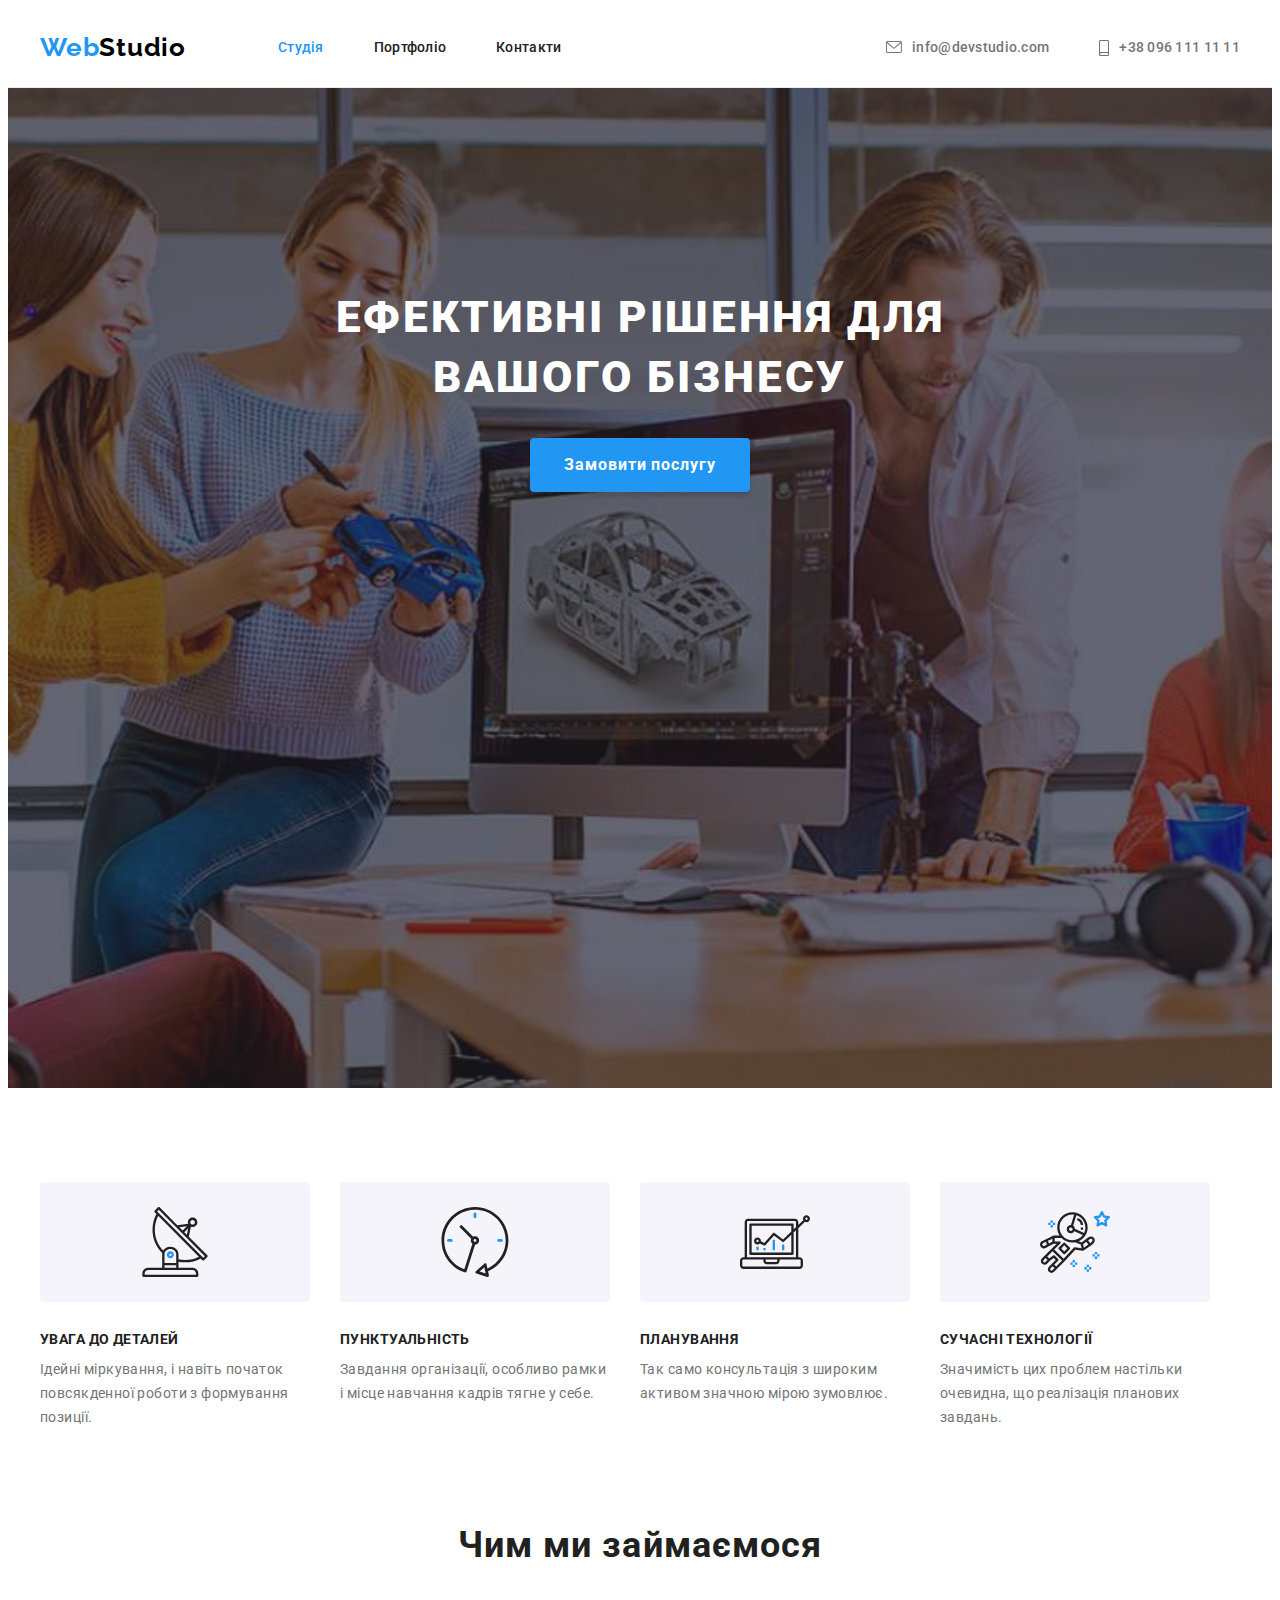
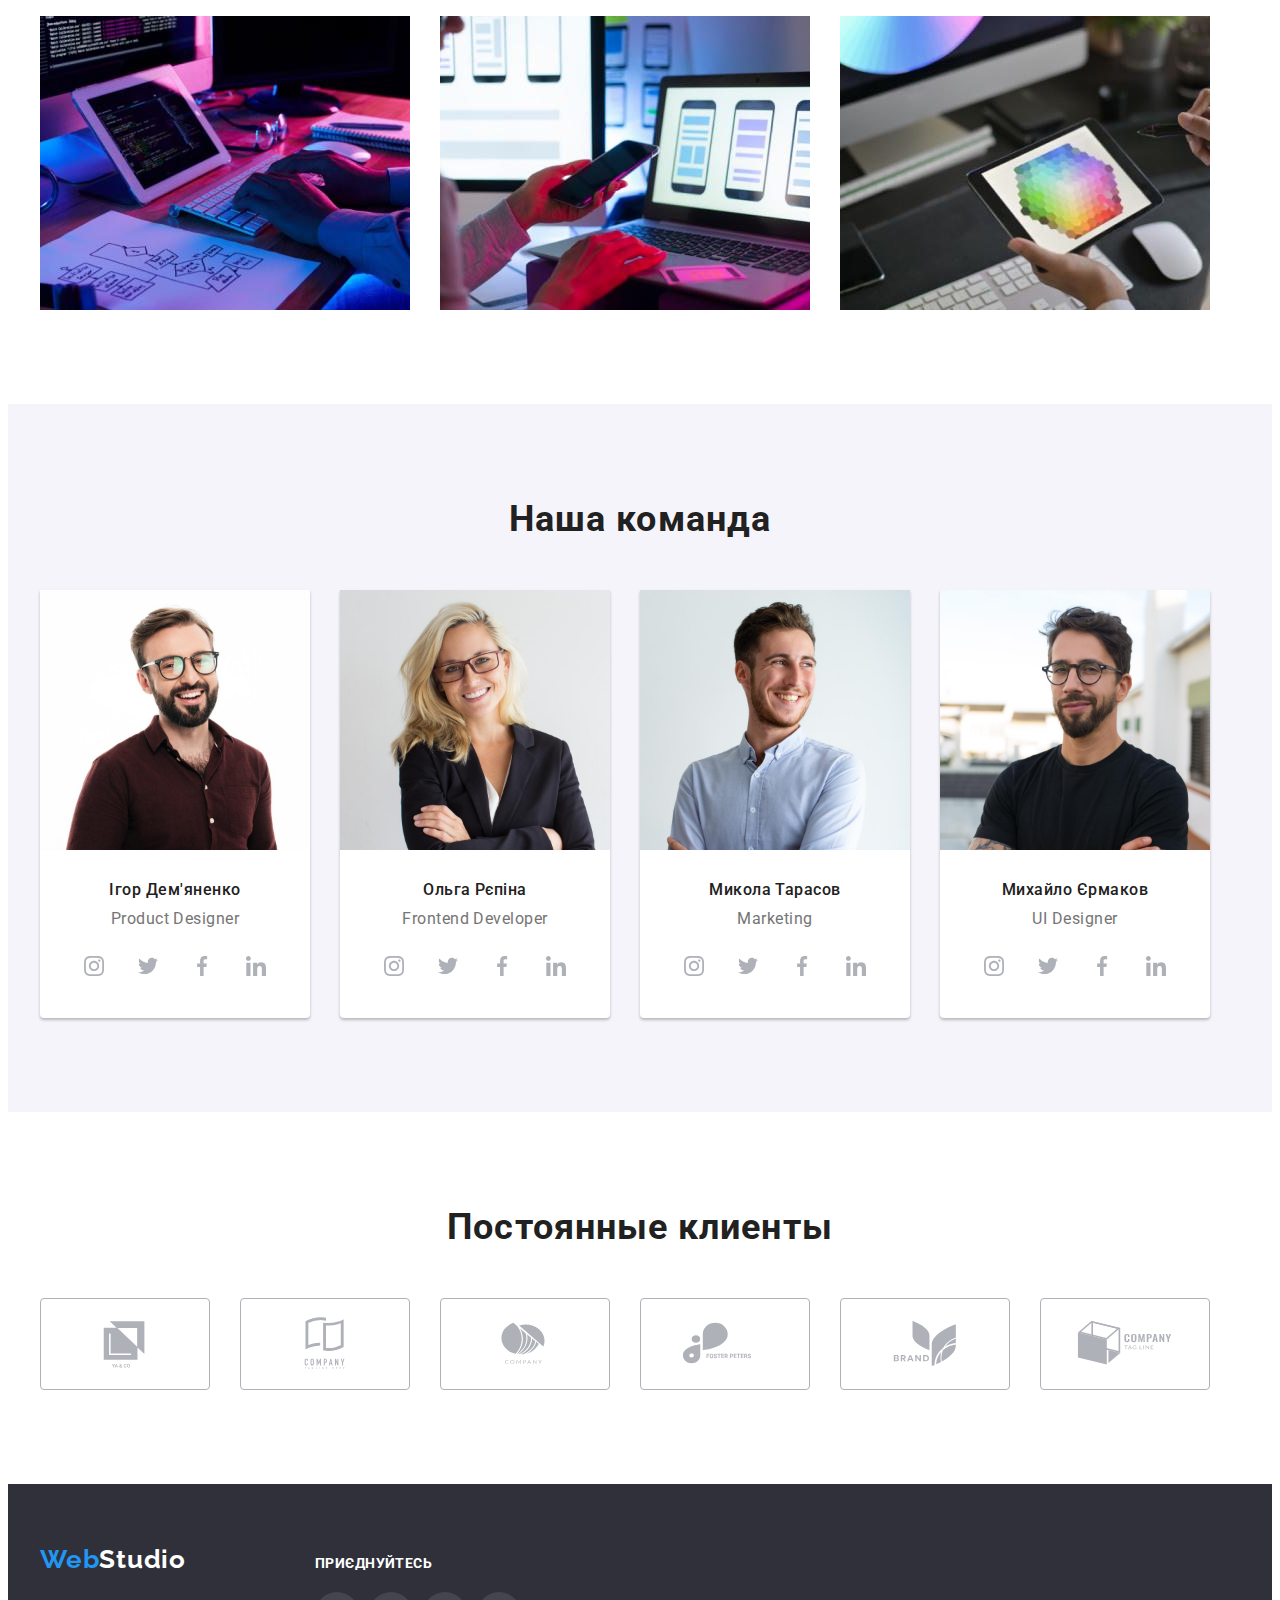
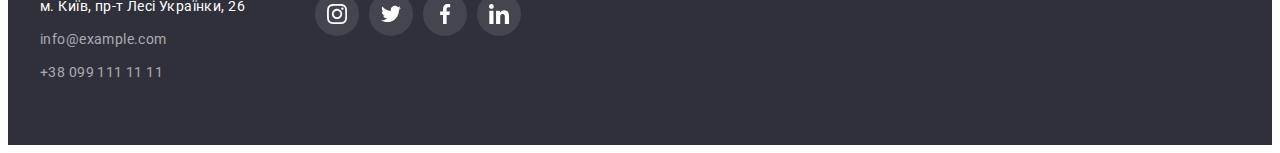
<file: index.html>
<!DOCTYPE html>
<html lang="ru">

<head>
  <meta charset="UTF-8" />
  <meta http-equiv="X-UA-Compatible" content="IE=edge" />
  <meta name="viewport" content="width=device-width, initial-scale=1.0" />
  <title>WebStudio</title>
  <link rel="preconnect" href="https://fonts.googleapis.com" />
  <link rel="preconnect" href="https://fonts.gstatic.com" crossorigin />
  <link href="https://fonts.googleapis.com/css2?family=Raleway:wght@700&family=Roboto:wght@400;500;700;900&display=swap"
    rel="stylesheet" />
  <link rel="stylesheet" href="https://cdnjs.cloudflare.com/ajax/libs/modern-normalize/1.0.0/modern-normalize.min.css"
    integrity="sha512-ISS7cAi1PEhQ8jnbJpJZMd29NlhNj4AWYyLOSp2CE/CsHxTCu+r+t0D2yoJudVrd0/8fTVPUVDzY5Tvli75u/g=="
    crossorigin="anonymous" />
  <link rel="stylesheet" href="./css/styles.css" />
</head>

<body>
  <header class="header">
    <div class="container header-container">
      <nav class="header-navigation">
        <a href="index.html" class="logo link">Web<span class="header-logo">Studio</span> </a>
        <ul class="header-list list">
          <li class="header-item">
            <a href="" class="header-link link current">Студія</a>
          </li>
          <li class="header-item">
            <a href="portfolio.html" class="header-link link">Портфоліо</a>
          </li>
          <li class="header-item">
            <a href="" class="header-link link">Контакти</a>
          </li>
        </ul>
      </nav>

      <ul class="header-list list">
        <li class="header-item">
          <a href="mailto:info@devstudio.com" class="header-contact link"><svg class="envelope" width="16px"
              height="12px">
              <use href="./images/icons/sprite.svg#icon-envelope"></use>
            </svg>info@devstudio.com</a>
        </li>
        <li class="header-item">
          <a href="tel:+380961111111" class="header-contact link"><svg class="smartphone" width="10px" height="16px">
              <use href="./images/icons/sprite.svg#icon-smartphone"></use>
            </svg>+38 096 111 11 11</a>
        </li>
      </ul>
    </div>
  </header>

  <main>
    <section class="hero section hero-overlay">
      <div class="container">
        <h1 class="hero-title">Ефективні рішення для вашого бізнесу</h1>
        <button type="button" class="hero-btn">Замовити послугу</button>
      </div>
    </section>

    <section class="features section">
      <div class="container">
        <h2 class="visually-hidden">Особенности</h2>
        <ul class="features-list list">
          <li class="features-item">
            <div class="feature-icon-list">
              <svg class="feature-icon" width="70" height="70">
                <use href="./images/features/sprite.svg#icon-antenna"></use>
              </svg>
            </div>
            <h3 class="features-title">Увага до деталей</h3>
            <p class="features-paragraph">
              Ідейні міркування, і навіть початок повсякденної роботи з формування позиції.
            </p>
          </li>
          <li class="features-item">
            <div class="feature-icon-list">
              <svg class="feature-icon" width="70" height="70">
                <use href="./images/features/sprite.svg#icon-clock"></use>
              </svg>
            </div>
            <h3 class="features-title">Пунктуальність</h3>
            <p class="features-paragraph">
              Завдання організації, особливо рамки і місце навчання кадрів тягне у себе.
            </p>
          </li>
          <li class="features-item">
            <div class="feature-icon-list">
              <svg class="feature-icon" width="70" height="70">
                <use href="./images/features/sprite.svg#icon-diagram"></use>
              </svg>
            </div>
            <h3 class="features-title">Планування</h3>
            <p class="features-paragraph">
              Так само консультація з широким активом значною мірою зумовлює.
            </p>
          </li>
          <li class="features-item">
            <div class="feature-icon-list">
              <svg class="feature-icon" width="70" height="70">
                <use href="./images/features/sprite.svg#icon-astronaut"></use>
              </svg>
            </div>
            <h3 class="features-title">Сучасні технології</h3>
            <p class="features-paragraph">
              Значимість цих проблем настільки очевидна, що реалізація планових завдань.
            </p>
          </li>
        </ul>
      </div>
    </section>

    <section class="works section">
      <div class="container">
        <h2 class="works-title">Чим ми займаємося</h2>
        <ul class="works-list list">
          <li class="works-item">
            <img src="./images/about-work/about-work.jpg" alt="close-up-image-programer-working-his-desk-office"
              width="370" height="294" />
          </li>
          <li class="works-item">
            <img src="./images/about-work/about-work1.jpg"
              alt="web-ui-designers-are-developing-application-smartphones-team-creators-is-working-interface-mobile-phones"
              width="370" height="294" />
          </li>
          <li class="works-item">
            <img src="./images/about-work/about-work2.jpg"
              alt="creative-artist-web-design-with-working-colour-selection-graphic-tablet" width="370" height="294" />
          </li>
        </ul>
      </div>
    </section>

    <section class="team section">
      <div class="container">
        <h2 class="team-title">Наша команда</h2>
        <ul class="team-list list">
          <li class="team-item">
            <img src="./images/team/teammate.jpg" alt="photo1" width="270" height="260" />
            <div class="teammates-desc">
              <h3 class="team-item-title">Ігор Дем'яненко</h3>
              <p class="team-item-paragraph">Product Designer</p>
              <ul class="social-list list">
                <li class="social-list-item">
                  <a href="" class="social-link link"><svg class="social-icon" width="20" height="20">
                      <use href="./images/icons/sprite.svg#icon-instagram"></use>
                    </svg></a>
                </li>
                <li class="social-list-item">
                  <a href="" class="social-link link"><svg class="social-icon" width="20" height="20">
                      <use href="./images/icons/sprite.svg#icon-twitter"></use>
                    </svg></a>
                </li>
                <li class="social-list-item">
                  <a href="" class="social-link link"><svg class="social-icon" width="20" height="20">
                      <use href="./images/icons/sprite.svg#icon-facebook"></use>
                    </svg></a>
                </li>
                <li class="social-list-item">
                  <a href="" class="social-link link"><svg class="social-icon" width="20" height="20">
                      <use href="./images/icons/sprite.svg#icon-linkedin"></use>
                    </svg></a>
                </li>
              </ul>
            </div>
          </li>
          <li class="team-item">
            <img src="./images/team/teammate1.jpg" alt="photo2" width="270" height="260" />
            <div class="teammates-desc">
              <h3 class="team-item-title">Ольга Рєпіна</h3>
              <p class="team-item-paragraph">Frontend Developer</p>
              <ul class="social-list list">
                <li class="social-list-item">
                  <a href="" class="social-link link"><svg class="social-icon" width="20" height="20">
                      <use href="./images/icons/sprite.svg#icon-instagram"></use>
                    </svg></a>
                </li>
                <li class="social-list-item">
                  <a href="" class="social-link link"><svg class="social-icon" width="20" height="20">
                      <use href="./images/icons/sprite.svg#icon-twitter"></use>
                    </svg></a>
                </li>
                <li class="social-list-item">
                  <a href="" class="social-link link"><svg class="social-icon" width="20" height="20">
                      <use href="./images/icons/sprite.svg#icon-facebook"></use>
                    </svg></a>
                </li>
                <li class="social-list-item">
                  <a href="" class="social-link link"><svg class="social-icon" width="20" height="20">
                      <use href="./images/icons/sprite.svg#icon-linkedin"></use>
                    </svg></a>
                </li>
              </ul>
            </div>
          </li>
          <li class="team-item">
            <img src="./images/team/teammate2.jpg" alt="photo3" width="270" height="260" />
            <div class="teammates-desc">
              <h3 class="team-item-title">Микола Тарасов</h3>
              <p class="team-item-paragraph">Marketing</p>
              <ul class="social-list list">
                <li class="social-list-item">
                  <a href="" class="social-link link"><svg class="social-icon" width="20" height="20">
                      <use href="./images/icons/sprite.svg#icon-instagram"></use>
                    </svg></a>
                </li>
                <li class="social-list-item">
                  <a href="" class="social-link link"><svg class="social-icon" width="20" height="20">
                      <use href="./images/icons/sprite.svg#icon-twitter"></use>
                    </svg></a>
                </li>
                <li class="social-list-item">
                  <a href="" class="social-link link"><svg class="social-icon" width="20" height="20">
                      <use href="./images/icons/sprite.svg#icon-facebook"></use>
                    </svg></a>
                </li>
                <li class="social-list-item">
                  <a href="" class="social-link link"><svg class="social-icon" width="20" height="20">
                      <use href="./images/icons/sprite.svg#icon-linkedin"></use>
                    </svg></a>
                </li>
              </ul>
            </div>
          </li>
          <li class="team-item">
            <img src="./images/team/teammate3.jpg" alt="photo4" width="270" height="260" />
            <div class="teammates-desc">
              <h3 class="team-item-title">Михайло Єрмаков</h3>
              <p class="team-item-paragraph">UI Designer</p>
              <ul class="social-list list">
                <li class="social-list-item">
                  <a href="" class="social-link link"><svg class="social-icon" width="20" height="20">
                      <use href="./images/icons/sprite.svg#icon-instagram"></use>
                    </svg></a>
                </li>
                <li class="social-list-item">
                  <a href="" class="social-link link"><svg class="social-icon" width="20" height="20">
                      <use href="./images/icons/sprite.svg#icon-twitter"></use>
                    </svg></a>
                </li>
                <li class="social-list-item">
                  <a href="" class="social-link link"><svg class="social-icon" width="20" height="20">
                      <use href="./images/icons/sprite.svg#icon-facebook"></use>
                    </svg></a>
                </li>
                <li class="social-list-item">
                  <a href="" class="social-link link"><svg class="social-icon" width="20" height="20">
                      <use href="./images/icons/sprite.svg#icon-linkedin"></use>
                    </svg></a>
                </li>
              </ul>
            </div>
          </li>
        </ul>
      </div>
    </section>

    <section class="section">
      <div class="container">
        <h2 class="client-title">Постоянные клиенты</h2>
        <ul class="clients list">
          <li class="client-link-item">
            <a href="" class="client-link link">
              <svg class="client-icon">
                <use href="./images/clients/sprite.svg#icon-logo"></use>
              </svg>
            </a>
          </li>
          <li class="client-link-item">
            <a href="" class="client-link link">
              <svg class="client-icon">
                <use href="./images/clients/sprite.svg#icon-logo-1"></use>
              </svg>
            </a>
          </li>
          <li class="client-link-item">
            <a href="" class="client-link link">
              <svg class="client-icon">
                <use href="./images/clients/sprite.svg#icon-logo-2"></use>
              </svg>
            </a>
          </li>
          <li class="client-link-item">
            <a href="" class="client-link link">
              <svg class="client-icon">
                <use href="./images/clients/sprite.svg#icon-logo-3"></use>
              </svg>
            </a>
          </li>
          <li class="client-link-item">
            <a href="" class="client-link link">
              <svg class="client-icon">
                <use href="./images/clients/sprite.svg#icon-logo-4"></use>
              </svg>
            </a>
          </li>
          <li class="client-link-item">
            <a href="" class="client-link link">
              <svg class="client-icon">
                <use href="./images/clients/sprite.svg#icon-logo-5"></use>
              </svg>
            </a>
          </li>
        </ul>
      </div>
    </section>
  </main>

  <footer class="footer">
    <div class="container footer-container">
      <address class="footer-contacts">
        <a href="index.html" class="logo link">Web<span class="footer-logo">Studio</span></a>
        <ul class="footer-list list">
          <li class="footer-item">
            <a href="https://goo.gl/maps/QpQaeRkAgS4pvvYN8" class="footer-phis-adress link" target="_blank"
              rel="noopener noreferrer nofollow">
              м. Київ, пр-т Лесі Українки, 26
            </a>
          </li>
          <li class="footer-item">
            <a href="mailto:info@example.com" class="footer-contact link">info@example.com</a>
          </li>
          <li class="footer-item">
            <a href="tel:+380991111111" class="footer-contact link">+38 099 111 11 11</a>
          </li>
        </ul>
      </address>

      <div class="footer-social">
        <p class="social-list-title">Приєднуйтесь</p>
        <ul class="social-list list">
          <li class="social-list-item">
            <a href="" class="social-link link"><svg class="social-icon" width="20" height="20">
                <use href="./images/icons/sprite.svg#icon-instagram"></use>
              </svg></a>
          </li>
          <li class="social-list-item">
            <a href="" class="social-link link"><svg class="social-icon" width="20" height="20">
                <use href="./images/icons/sprite.svg#icon-twitter"></use>
              </svg></a>
          </li>
          <li class="social-list-item">
            <a href="" class="social-link link"><svg class="social-icon" width="20" height="20">
                <use href="./images/icons/sprite.svg#icon-facebook"></use>
              </svg></a>
          </li>
          <li class="social-list-item">
            <a href="" class="social-link link"><svg class="social-icon" width="20" height="20">
                <use href="./images/icons/sprite.svg#icon-linkedin"></use>
              </svg></a>
          </li>
        </ul>
      </div>
    </div>
  </footer>
</body>

</html>
</file>
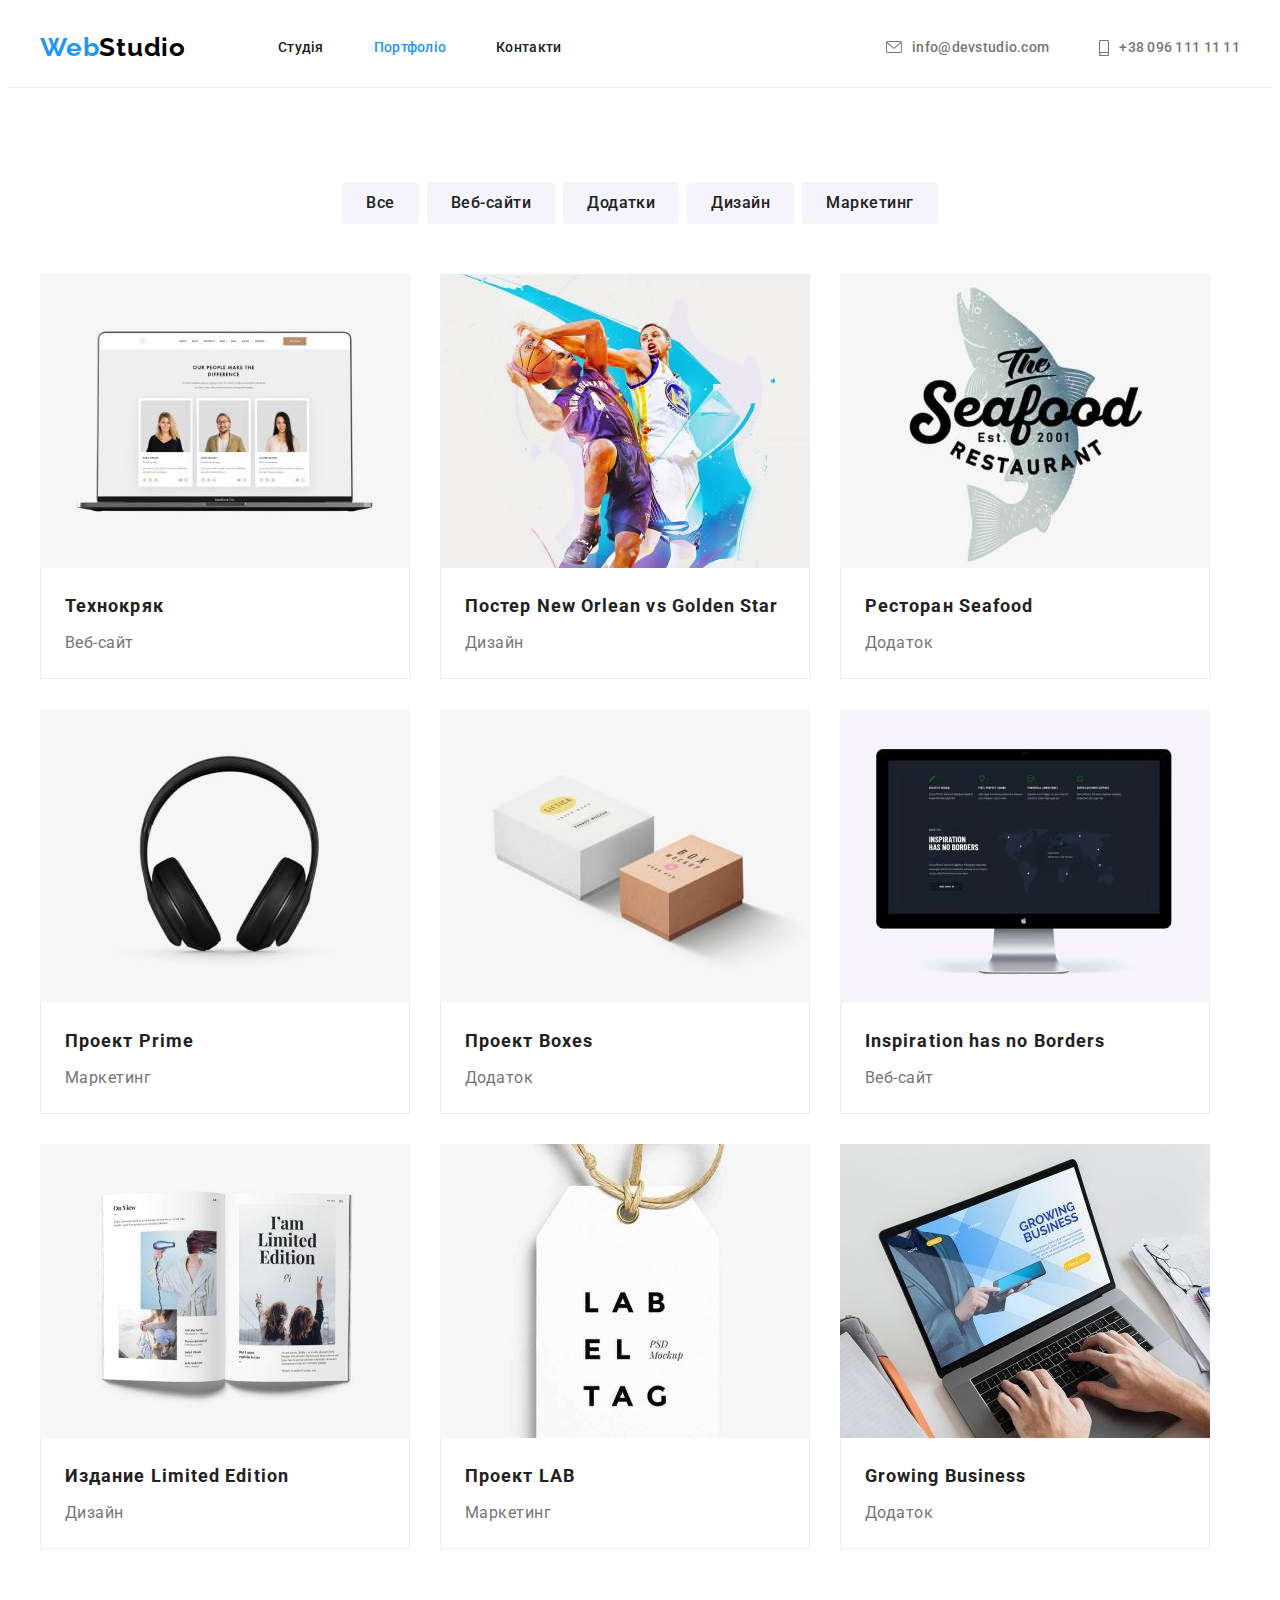
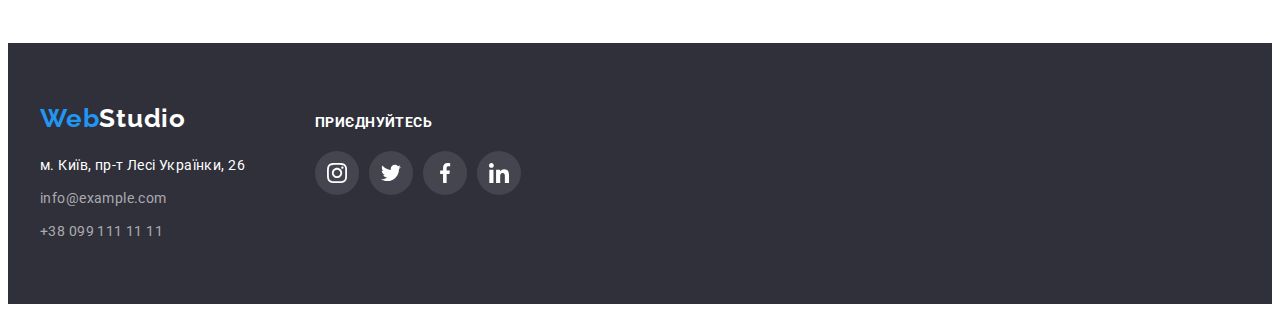
<file: portfolio.html>
<!DOCTYPE html>
<html lang="ru">

<head>
  <meta charset="UTF-8" />
  <meta http-equiv="X-UA-Compatible" content="IE=edge" />
  <meta name="viewport" content="width=device-width, initial-scale=1.0" />
  <title>WebStudio</title>
  <link rel="preconnect" href="https://fonts.googleapis.com" />
  <link rel="preconnect" href="https://fonts.gstatic.com" crossorigin />
  <link href="https://fonts.googleapis.com/css2?family=Raleway:wght@700&family=Roboto:wght@400;500;700;900&display=swap"
    rel="stylesheet" />
  <link rel="stylesheet" href="https://cdnjs.cloudflare.com/ajax/libs/modern-normalize/1.0.0/modern-normalize.min.css"
    integrity="sha512-ISS7cAi1PEhQ8jnbJpJZMd29NlhNj4AWYyLOSp2CE/CsHxTCu+r+t0D2yoJudVrd0/8fTVPUVDzY5Tvli75u/g=="
    crossorigin="anonymous" />
  <link rel="stylesheet" href="./css/styles.css" />
</head>

<body>
  <header class="header">
    <div class="container header-container">
      <nav class="header-navigation">
        <a href="index.html" class="logo link">Web<span class="header-logo">Studio</span></a>
        <ul class="header-list list">
          <li class="header-item">
            <a href="index.html" class="header-link link">Студія</a>
          </li>
          <li class="header-item">
            <a href="" class="header-link link current">Портфоліо</a>
          </li>
          <li class="header-item">
            <a href="" class="header-link link">Контакти</a>
          </li>
        </ul>
      </nav>

      <ul class="header-list list">
        <li class="header-item">
          <a href="mailto:info@devstudio.com" class="header-contact link"><svg class="envelope" width="16px"
              height="12px">
              <use href="./images/icons/sprite.svg#icon-envelope"></use>
            </svg>info@devstudio.com</a>
        </li>
        <li class="header-item">
          <a href="tel:+380961111111" class="header-contact link"><svg class="smartphone" width="10px" height="16px">
              <use href="./images/icons/sprite.svg#icon-smartphone"></use>
            </svg>+38 096 111 11 11</a>
        </li>
      </ul>
    </div>
  </header>

  <main>
    <h1 class="visually-hidden">Портфоліо</h1>
    <section class="examples section">
      <div class="container">
        <ul class="filter-list list">
          <li class="filter-item"><button type="button" class="filter-btn">Все</button></li>
          <li class="filter-item"><button type="button" class="filter-btn">Веб-сайти</button></li>
          <li class="filter-item"><button type="button" class="filter-btn">Додатки</button></li>
          <li class="filter-item"><button type="button" class="filter-btn">Дизайн</button></li>
          <li class="filter-item"><button type="button" class="filter-btn">Маркетинг</button></li>
        </ul>

        <ul class="card-list list">
          <li class="card-item">
            <a href="" class="card-link link">
              <img src="./images/portfolio/notebook.jpg" alt="notebook" width="370" height="294" />
              <div class="card-desc">
                <h2 class="card-title">Технокряк</h2>
                <p class="card-paragraph">Веб-сайт</p>
              </div>
            </a>
          </li>
          <li class="card-item">
            <a href="" class="card-link link">
              <img src="./images/portfolio/athletes.jpg" alt="athletes" width="370" height="294" />
              <div class="card-desc">
                <h2 class="card-title">Постер New Orlean vs Golden Star</h2>
                <p class="card-paragraph">Дизайн</p>
              </div>
            </a>
          </li>
          <li class="card-item">
            <a href="" class="card-link link">
              <img src="./images/portfolio/restaurant-logo.jpg" alt="restaurant-logo" width="370" height="294" />
              <div class="card-desc">
                <h2 class="card-title">Ресторан Seafood</h2>
                <p class="card-paragraph">Додаток</p>
              </div>
            </a>
          </li>
          <li class="card-item">
            <a href="" class="card-link link">
              <img src="./images/portfolio/headphones.jpg" alt="headphones" width="370" height="294" />
              <div class="card-desc">
                <h2 class="card-title">Проект Prime</h2>
                <p class="card-paragraph">Маркетинг</p>
              </div>
            </a>
          </li>
          <li class="card-item">
            <a href="" class="card-link link">
              <img src="./images/portfolio/boxes.jpg" alt="boxes" width="370" height="294" />
              <div class="card-desc">
                <h2 class="card-title">Проект Boxes</h2>
                <p class="card-paragraph">Додаток</p>
              </div>
            </a>
          </li>
          <li class="card-item">
            <a href="" class="card-link link">
              <img src="./images/portfolio/monitor.jpg" alt="monitor" width="370" height="294" />
              <div class="card-desc">
                <h2 class="card-title">Inspiration has no Borders</h2>
                <p class="card-paragraph">Веб-сайт</p>
              </div>
            </a>
          </li>
          <li class="card-item">
            <a href="" class="card-link link">
              <img src="./images/portfolio/book.jpg" alt="book" width="370" height="294" />
              <div class="card-desc">
                <h2 class="card-title">Издание Limited Edition</h2>
                <p class="card-paragraph">Дизайн</p>
              </div>
            </a>
          </li>
          <li class="card-item">
            <a href="" class="card-link link">
              <img src="./images/portfolio/label.jpg" alt="label" width="370" height="294" />
              <div class="card-desc">
                <h2 class="card-title">Проект LAB</h2>
                <p class="card-paragraph">Маркетинг</p>
              </div>
            </a>
          </li>
          <li class="card-item">
            <a href="" class="card-link link">
              <img src="./images/portfolio/work-on-a-laptop.jpg" alt="work-on-a-laptop" width="370" height="294" />
              <div class="card-desc">
                <h2 class="card-title">Growing Business</h2>
                <p class="card-paragraph">Додаток</p>
              </div>
            </a>
          </li>
        </ul>
      </div>
    </section>
  </main>

  <footer class="footer">
    <div class="container footer-container">
      <address class="footer-contacts">
        <a href="index.html" class="logo link">Web<span class="footer-logo">Studio</span></a>
        <ul class="footer-list list">
          <li class="footer-item">
            <a href="https://goo.gl/maps/QpQaeRkAgS4pvvYN8" class="footer-phis-adress link" target="_blank"
              rel="noopener noreferrer nofollow">
              м. Київ, пр-т Лесі Українки, 26
            </a>
          </li>
          <li class="footer-item">
            <a href="mailto:info@example.com" class="footer-contact link">info@example.com</a>
          </li>
          <li class="footer-item">
            <a href="tel:+380991111111" class="footer-contact link">+38 099 111 11 11</a>
          </li>
        </ul>
      </address>

      <div class="footer-social">
        <p class="social-list-title">Приєднуйтесь</p>
        <ul class="social-list list">
          <li class="social-list-item">
            <a href="" class="social-link link"><svg class="social-icon" width="20" height="20">
                <use href="./images/icons/sprite.svg#icon-instagram"></use>
              </svg></a>
          </li>
          <li class="social-list-item">
            <a href="" class="social-link link"><svg class="social-icon" width="20" height="20">
                <use href="./images/icons/sprite.svg#icon-twitter"></use>
              </svg></a>
          </li>
          <li class="social-list-item">
            <a href="" class="social-link link"><svg class="social-icon" width="20" height="20">
                <use href="./images/icons/sprite.svg#icon-facebook"></use>
              </svg></a>
          </li>
          <li class="social-list-item">
            <a href="" class="social-link link"><svg class="social-icon" width="20" height="20">
                <use href="./images/icons/sprite.svg#icon-linkedin"></use>
              </svg></a>
          </li>
        </ul>
      </div>
    </div>
  </footer>
</body>

</html>
</file>
<file: css/styles.css>
:root {
  --accent-color: #2196f3;
  --primary-text-color: #212121;
  --secondary-text-color: #757575;
  --primary-bg-color: #ffffff;
  --secondary-bg-color: #2f303a;
  --third-bg-color: #f5f4fa;
  --footer-contacts-color: rgba(255, 255, 255, 0.6);
  --header-logo-color: #000000;
  --hover-button-color: #188ce8;
  --primary-icon-color: #afb1b8;
  --footer-social-bg-color: rgba(255, 255, 255, 0.1);
}

body {
  font-family: 'Roboto', sans-serif;
  color: #212121;
  background: var(--primary-bg-color);
}

h1,
h2,
h3,
h4,
h5,
h6,
p,
ul,
ol,
li {
  margin: 0;
  padding: 0;
}

.link {
  text-decoration: none;
}

.list {
  list-style: none;
}

.visually-hidden {
  position: absolute;
  width: 1px;
  height: 1px;
  margin: -1px;
  border: 0;
  padding: 0;
  white-space: nowrap;
  clip-path: inset(100%);
  clip: rect(0 0 0 0);
  overflow: hidden;
}

.container {
  margin-left: auto;
  margin-right: auto;
  padding-right: 15px;
  padding-left: 15px;
  width: 1200px;
}

.section {
  padding-top: 94px;
  padding-bottom: 94px;
}

/* Header */

.header {
  background-color: var(--primary-bg-color);

  padding-top: 24px;
  padding-bottom: 24px;
  border-bottom: 1px solid #ececec;
}

.header-container {
  display: flex;
  align-items: center;
}

.header-navigation {
  display: flex;
  align-items: center;
}

.logo {
  font-family: 'Raleway', sans-serif;
  font-weight: 700;
  font-size: 26px;
  line-height: 1.19;
  letter-spacing: 0.03em;
  color: var(--accent-color);

  width: 145px;
  height: 31px;
  margin-right: 93px;
}

.header-logo {
  color: var(--header-logo-color);
}

.header-list {
  display: flex;
  align-items: center;
  margin-left: auto;
}

.header-list .header-item:not(:last-child) {
  margin-right: 50px;
}

.header-list .header-item {
  font-weight: 500;
  font-size: 14px;
  line-height: 1.14;
  letter-spacing: 0.02em;
}

.header-item :hover,
.header-item :focus {
  color: var(--accent-color);
}

.header-link {
  color: var(--primary-text-color);
}

.header-link.current {
  color: var(--accent-color);
}

.header-contact {
  display: flex;
  align-items: center;
  color: var(--secondary-text-color);
  fill: currentColor;
}

.envelope,
.smartphone {
  margin-right: 10px;
}

.header-contact:hover,
.header-contact:focus {
  color: var(--accent-color);
}

/* Footer */

.footer {
  background: var(--secondary-bg-color);
  padding-top: 60px;
  padding-bottom: 60px;
}

.footer-logo {
  color: var(--primary-bg-color);
}

.footer .logo {
  display: inline-block;
  margin: 0 0 20px 0;
  font-style: normal;
}

.footer-contacts {
}

.footer-list {
}

.footer-list .footer-item:not(:last-child) {
  margin-bottom: 9px;
}

.footer-item {
  font-style: normal;
  font-size: 14px;
  line-height: 1.71;
  letter-spacing: 0.03em;
  margin-right: 70px;
}

.footer-item :hover,
.footer-item :focus {
  color: var(--accent-color);
}

.footer-phis-adress {
  color: var(--primary-bg-color);
}

.footer-contact {
  color: var(--footer-contacts-color);
}

.footer-container {
  display: flex;
  align-items: baseline;
}

.social-list-title {
  font-style: normal;
  font-weight: 700;
  font-size: 14px;
  line-height: 1.14;
  letter-spacing: 0.03em;
  text-transform: uppercase;
  margin-bottom: 20px;
  color: var(--primary-bg-color);
}

.footer .social-link {
  background-color: var(--footer-social-bg-color);
}

.footer .social-icon {
  fill: var(--primary-bg-color);
}

/* Studio page */

/* Hero */

.hero {
  background: var(--secondary-bg-color);
  text-align: center;

  padding-top: 200px;
  padding-bottom: 200px;
}

.hero-overlay {
  max-width: 1600px;
  height: 600px;
  margin-right: auto;
  margin-left: auto;
  background-image: linear-gradient(rgba(47, 48, 58, 0.4), rgba(47, 48, 58, 0.4)),
    url(../images/hero/bg-hero.jpg);
  background-repeat: no-repeat;
  background-position: center;
  background-size: cover;
}

.hero-title {
  font-weight: 900;
  font-size: 44px;
  line-height: 1.36;
  letter-spacing: 0.06em;
  text-transform: uppercase;
  color: var(--primary-bg-color);

  max-width: 696px;
  margin: 0 auto 30px;
}

.hero-btn {
  font-family: 'Roboto', sans-serif;
  font-style: normal;
  font-weight: 700;
  font-size: 16px;
  line-height: 1.88;
  align-items: center;
  letter-spacing: 0.06em;

  background: var(--accent-color);
  color: var(--primary-bg-color);
  box-shadow: 0px 4px 4px rgba(0, 0, 0, 0.15);
  border-radius: 4px;
  border-color: transparent;
  cursor: pointer;

  padding: 10px 32px;
}

.hero-btn:hover,
.hero-btn:focus {
  background: var(--hover-button-color);
}

/* Features */

.features {
}

.features-list {
  display: flex;
}

.features-list .features-item:not(:last-child) {
  margin-right: 30px;
}

.features-item {
  width: 270px;
}

.features-title {
  font-weight: 700;
  font-size: 14px;
  line-height: 1.14;
  letter-spacing: 0.03em;
  text-transform: uppercase;

  margin-top: 0;
  margin-bottom: 10px;
}

.features-paragraph {
  font-size: 14px;
  line-height: 1.71;
  letter-spacing: 0.03em;
  color: var(--secondary-text-color);
}

.feature-icon-list {
  display: flex;
  justify-content: center;
  align-items: center;
  width: 270px;
  height: 120px;
  border-radius: 4px;
  margin-bottom: 30px;
  background-color: var(--third-bg-color);
}

.feature-icon {
  width: 70px;
  height: 70px;
}

/* Works */

.works {
  padding-top: 0;
}

.works-title {
  font-weight: 700;
  font-size: 36px;
  line-height: 1.17;
  letter-spacing: 0.03em;
  text-align: center;

  margin-bottom: 50px;
}

.works-list {
  display: flex;
}

.works-list .works-item:not(:last-child) {
  margin-right: 30px;
}

.works-item {
}

img {
  display: block;
  max-width: 100%;
  height: auto;
}

/* Team */

.team {
  background: var(--third-bg-color);
}

.team-title {
  font-weight: 700;
  font-size: 36px;
  line-height: 1.17;
  letter-spacing: 0.03em;
  text-align: center;

  margin-bottom: 50px;
}

.team-list {
  display: flex;
  flex-wrap: wrap;
  margin-top: -30px;
  margin-left: -30px;

  text-align: center;
}

.team-item {
  margin-top: 30px;
  margin-left: 30px;
  width: 270px;
  background: var(--primary-bg-color);
  border-radius: 0px 0px 4px 4px;
  box-shadow: 0px 2px 3px rgb(0 0 0 / 25%);
}

.teammates-desc {
  padding: 30px;
}

.team-item-title {
  font-weight: 500;
  font-size: 16px;
  line-height: 1.19;
  letter-spacing: 0.03em;

  margin-bottom: 10px;
}

.team-item-paragraph {
  font-size: 16px;
  line-height: 1.19;
  letter-spacing: 0.03em;
  color: var(--secondary-text-color);

  margin-bottom: 16px;
}

.social-list {
  display: flex;
  justify-content: center;
  gap: 10px;
}

.social-link {
  width: 44px;
  height: 44px;
  border-radius: 50%;
  background-color: var(--primary-bg-color);
  display: flex;
  align-items: center;
  justify-content: center;
}

.social-link:hover,
.social-link:focus {
  background-color: var(--accent-color);
}

.social-icon {
  fill: var(--primary-icon-color);
}

.social-link:hover .social-icon,
.social-link:focus .social-icon {
  fill: var(--primary-bg-color);
}

/* Clients */

.clients {
  display: flex;
}

.client-title {
  font-weight: 700;
  font-size: 36px;
  line-height: 1.17;
  letter-spacing: 0.03em;
  text-align: center;

  margin-bottom: 50px;
}

.client-link {
  display: flex;
  justify-content: center;
  align-items: center;
  width: 170px;
  height: 92px;
  border: 1px solid var(--primary-icon-color);
  box-sizing: border-box;
  border-radius: 4px;
}

.client-link-item:not(:last-child) {
  margin-right: 30px;
}

.client-link:hover,
.client-link:focus {
  border-color: var(--accent-color);
}

.client-icon {
  width: 106px;
  height: 60px;

  fill: var(--primary-icon-color);
}

.client-link:hover .client-icon,
.client-link:focus .client-icon {
  fill: var(--accent-color);
}

/* Portfolio page */

.examples {
}

/* Filter */

.filter-list {
  display: flex;
  margin-bottom: 50px;
  justify-content: center;
}

.filter-list .filter-item:not(:last-child) {
  margin-right: 8px;
}

.filter-item {
}

.filter-btn {
  font-family: 'Roboto', sans-serif;
  font-style: normal;
  font-weight: 500;
  font-size: 16px;
  line-height: 1.62;
  letter-spacing: 0.03em;
  background: var(--third-bg-color);
  color: var(--primary-text-color);
  cursor: pointer;

  border-radius: 4px;
  padding: 6px 22px;
  border-color: transparent;
}

.filter-item :hover,
.filter-item :focus {
  background: var(--accent-color);
  color: var(--primary-bg-color);
  box-shadow: 0px 3px 1px rgba(0, 0, 0, 0.1), 0px 1px 2px rgba(0, 0, 0, 0.08),
    0px 2px 2px rgba(0, 0, 0, 0.12);
}

/* Cards */

.card-list {
  display: flex;
  flex-wrap: wrap;
  margin-top: -30px;
  margin-left: -30px;
}

.card-item {
  margin-top: 30px;
  margin-left: 30px;
  width: 370px;
}

.card-desc {
  padding: 20px 24px;
  border: 1px solid #eeeeee;
  border-top: 0;
}

.card-title {
  font-weight: 700;
  font-size: 18px;
  line-height: 2;
  letter-spacing: 0.06em;
  color: var(--primary-text-color);

  margin-bottom: 4px;
}

.card-paragraph {
  font-size: 16px;
  line-height: 1.88;
  letter-spacing: 0.03em;
  color: var(--secondary-text-color);
}

.card-link {
  display: block;
}

.card-link:hover,
.card-link:focus {
  box-shadow: 0px 1px 1px rgba(0, 0, 0, 0.12), 0px 4px 4px rgba(0, 0, 0, 0.06),
    1px 4px 6px rgba(0, 0, 0, 0.16);
}
</file>
